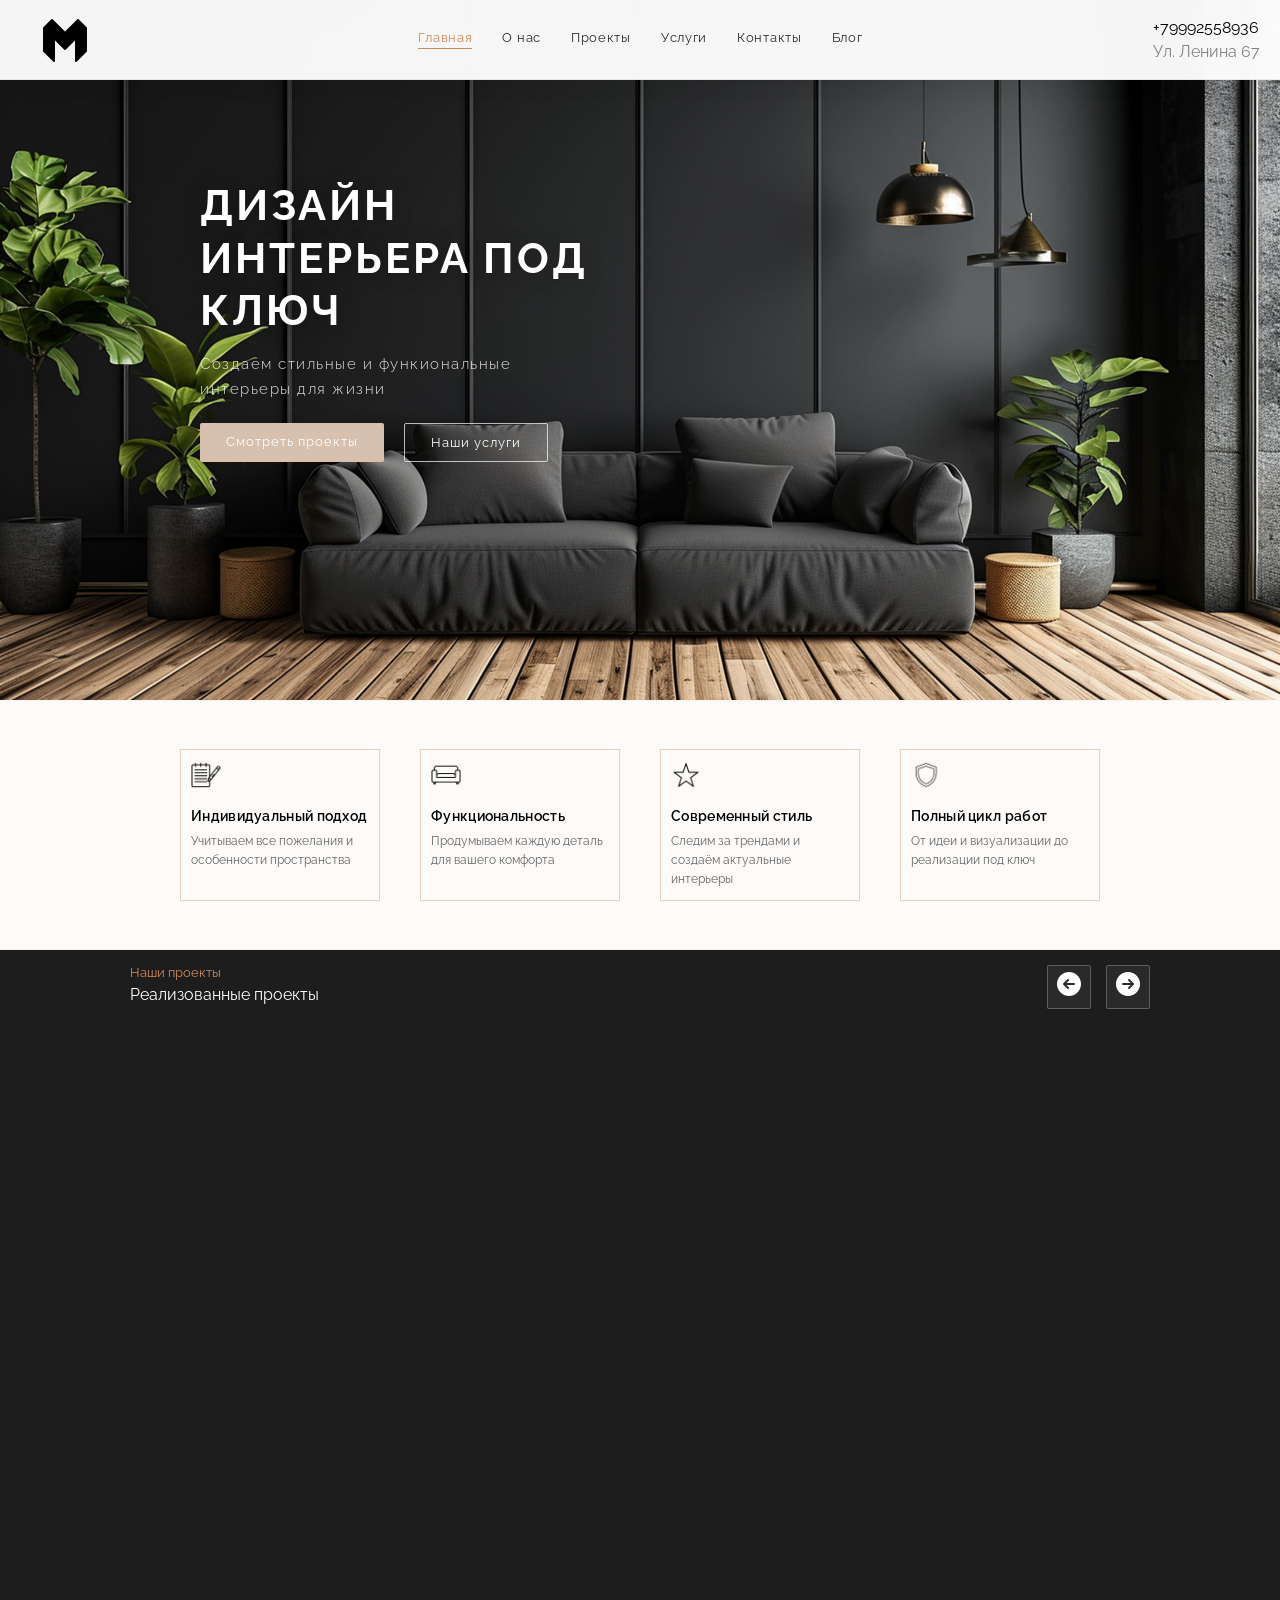
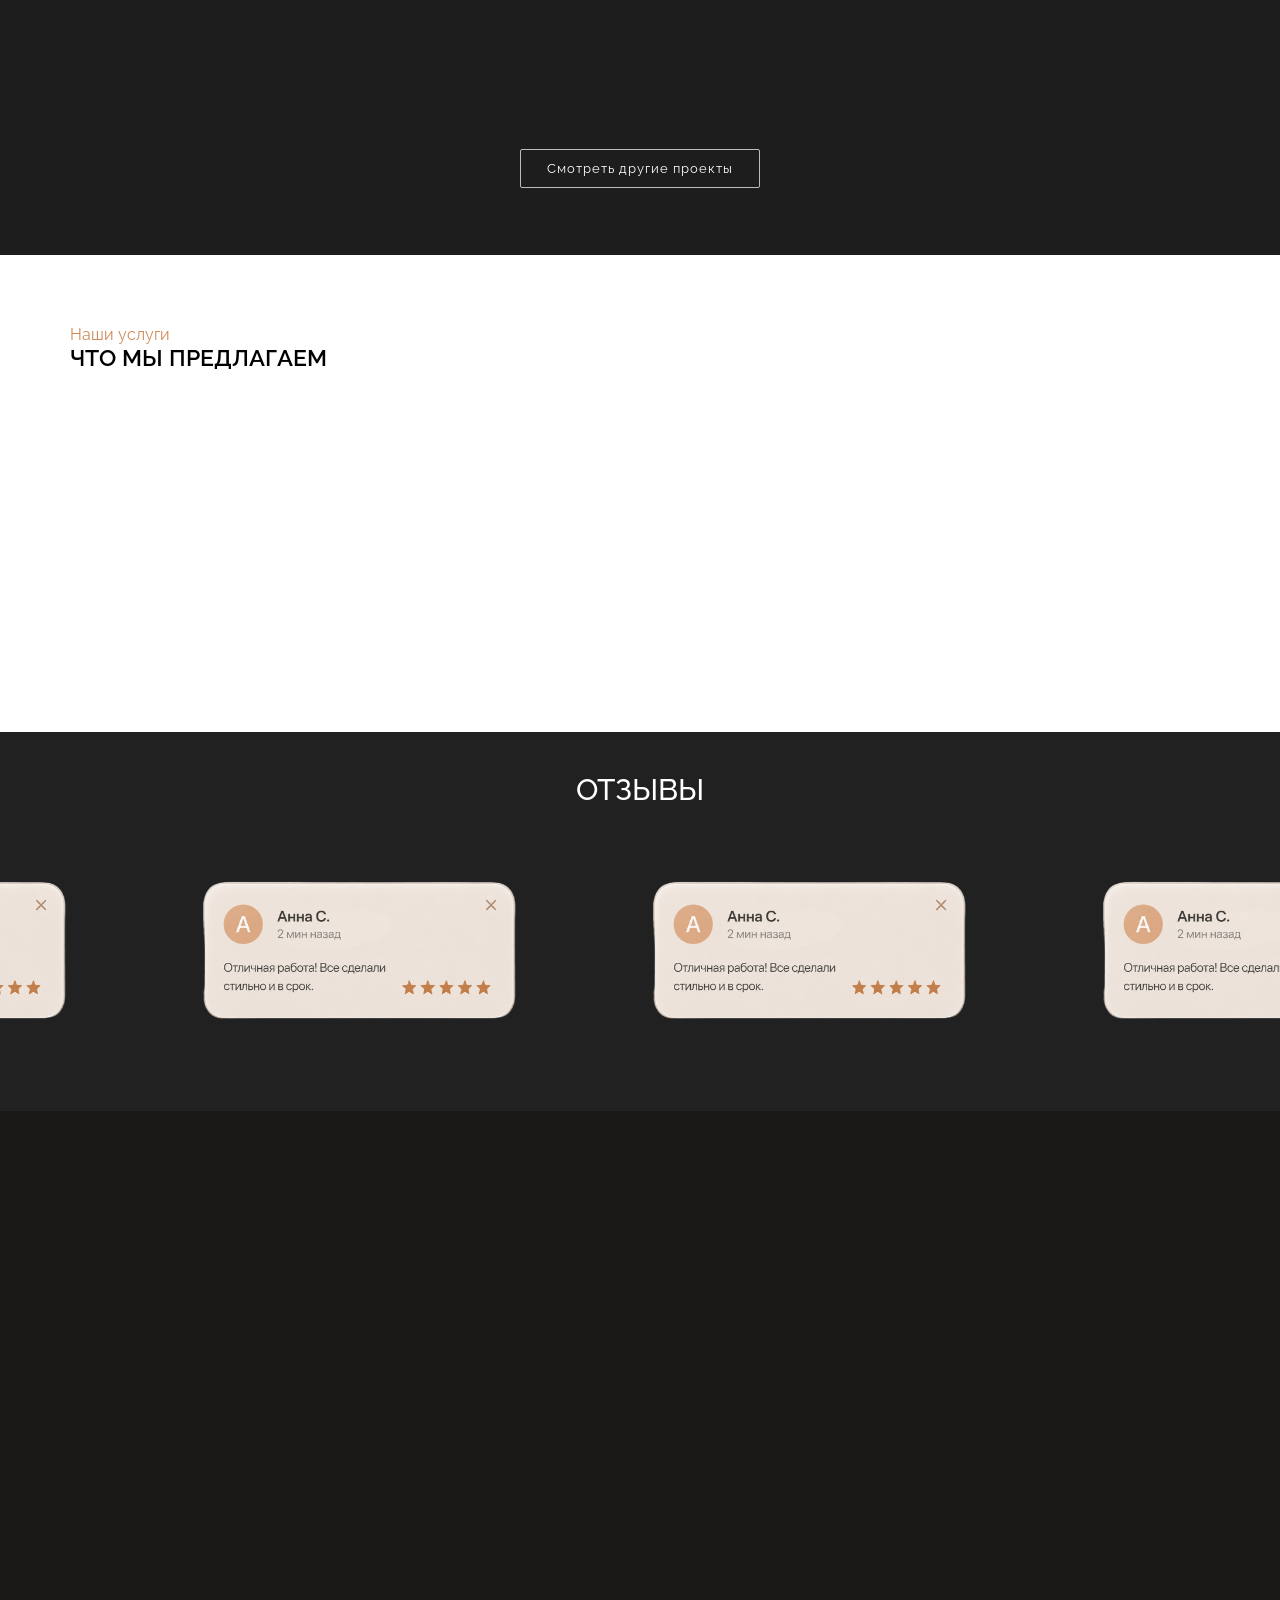
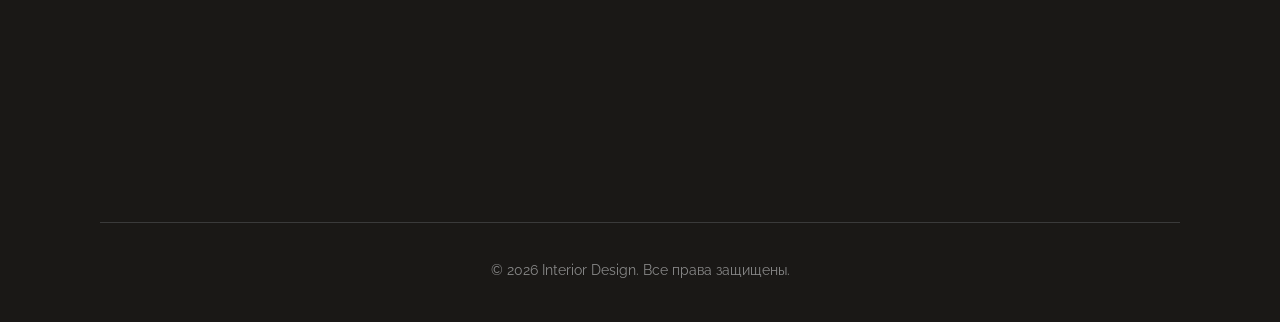
<file: index.html>
<!DOCTYPE html>
<html lang="ru">
<head>
    <meta charset="UTF-8">
    <meta name="viewport" content="width=device-width, initial-scale=1.0">
    <title> Interior Design | Дизайн интерьера в Москве</title>
    <link rel="stylesheet" href="css/main.css">
</head>
<body>

    <header>
        <div class="logo">
            <img class="logotip" src="img/logotip.png" alt="Логотип">
        </div>
        <nav class="linksmom">
            <a class="links1" href="#">Главная</a>
            <a class="links" href="#">О нас</a>
            <a class="links" href="#">Проекты</a>
            <a class="links" href="#">Услуги</a>
            <a class="links" href="#">Контакты</a>
            <a class="links" href="#">Блог</a>
        </nav>
        <button class="burger">
            <span></span>
            <span></span>
            <span></span>
        </button>
        <div class="num-info">
            <div class="num">+79992558936</div>
            <div class="adres">Ул. Ленина 67</div>
        </div>
    </header>

    <div class="tutu">
        <div class="headling">ДИЗАЙН ИНТЕРЬЕРА ПОД КЛЮЧ</div>
        <div class="opisanie">Создаем стильные и функиональные интерьеры для жизни</div>
        <div class="btn2">
            <div class="btn1"><a href="#">Смотреть проекты</a></div>
            <div class="btn"><a href="#">Наши услуги</a></div>
        </div>
    </div>

    

    <div class="features">
        <div class="feature-item">
            <div class="feature-icon"><img class="img-icons" src="img/notebook.png" alt=""></div>
            <div class="feature-title">Индивидуальный подход</div>
            <div class="feature-text">Учитываем все пожелания и особенности пространства</div>
        </div>
        <div class="feature-item">
            <div class="feature-icon"><img class="img-icons" src="img/divan.png" alt=""></div>
            <div class="feature-title">Функциональность</div>
            <div class="feature-text">Продумываем каждую деталь для вашего комфорта</div>
        </div>
        <div class="feature-item">
            <div class="feature-icon"><img class="img-icons" src="img/free-icon-star-6869563.png" alt=""></div>
            <div class="feature-title">Современный стиль</div>
            <div class="feature-text">Следим за трендами и создаём актуальные интерьеры</div>
        </div>
        <div class="feature-item">
            <div class="feature-icon"><img class="img-icons" src="img/iconqqq.png" alt=""></div>
            <div class="feature-title">Полный цикл работ</div>
            <div class="feature-text">От идеи и визуализации до реализации под ключ</div>
        </div>
    </div>

    <div class="img-project">
        <div class="head-project">
            <div class="head-pro">
                <div class="zagolovok1">Наши проекты</div>
                <div class="zag2">Реализованные проекты</div>
            </div>
            <div class="arrows">
                <button class="arrow-btn prev">
                    <img class="b1" src="img/left.png" alt="Назад">
                </button>
                <button class="arrow-btn next">
                    <img class="b2" src="img/right.png" alt="Вперед">
                </button>
            </div>
        </div>

        <div class="projects-grid">
            <div class="project-card">
                <img id="slider-image" src="./img/project1.jpg" alt="">
            </div>
             <div class="bnt-more-project"><a class="btn" href="#">Смотреть другие проекты</a></div>
        </div> 
    </div>

    <section class="services">

    <div class="services-header">

        <div class="services-mini-title">
            Наши услуги
        </div>

        <div class="services-title">
            ЧТО МЫ ПРЕДЛАГАЕМ
        </div>
    </div>

    <div class="services-grid">

        <div class="service-card">

            <div class="service-icon">
                <img class="icon-oo" src="img/icon-home.png" alt="404">
            </div>

            <h3 class="service-title">
                Дизайн интерьера
            </h3>

            <p class="service-text">
                Разрабатываем уникальный дизайн-проект с учетом ваших пожеланий и особенностей пространства.
            </p>

        </div>

        <div class="service-card">

            <div class="service-icon">
                <img class="icon-oo" src="img/icon122.png" alt="404">
            </div>

            <h3 class="service-title">
                3D Визуализация
            </h3>

            <p class="service-text">
                Показываем будущий интерьер в реалистичном формате до начала ремонта, что бы точно понять как в хотите.
            </p>

        </div>

        <div class="service-card">

            <div class="service-icon">
                <img class="icon-oo" src="img/iconggg.png" alt="ошибка загрузки">
            </div>

            <h3 class="service-title">
                Подбор материалов
            </h3>

            <p class="service-text">
                Помогаем подобрать мебель, освещение, материалы и декор.
            </p>

        </div>

        <div class="service-card">

            <div class="service-icon">
                <img class="icon-oo" src="img/divan.png" alt="404">
            </div>

            <h3 class="service-title">
                Авторский надзор
            </h3>

            <p class="service-text">
                Контролируем реализацию проекта и следим за качеством работ.
            </p>

        </div>

    </div>

</section>
    <div class="rev-glav">

    <div class="header-rev">
        ОТЗЫВЫ
    </div>

    <div class="reviews-sticky">

        <div class="rev">

            <div>
                <img class="rev1"
                     src="img/rev1.png"
                     alt="">
            </div>

            <div>
                <img class="rev1"
                     src="img/rev1.png"
                     alt="">
            </div>

            <div>
                <img class="rev1"
                     src="img/rev1.png"
                     alt="">
            </div>

            <div>
                <img class="rev1"
                     src="img/rev1.png"
                     alt="">
            </div>

             <div>
                <img class="rev1"
                     src="img/rev1.png"
                     alt="">
            </div>

            <div>
                <img class="rev1"
                     src="img/rev1.png"
                     alt="">
            </div>

            <div>
                <img class="rev1"
                     src="img/rev1.png"
                     alt="">
            </div>

            <div>
                <img class="rev1"
                     src="img/rev1.png"
                     alt="">
            </div>

                        <div>
                <img class="rev1"
                     src="img/rev1.png"
                     alt="">
            </div>

            <div>
                <img class="rev1"
                     src="img/rev1.png"
                     alt="">
            </div>

        </div>

    </div>

</div>
    <form action="https://api.web3forms.com/submit" method="POST">
    <input type="hidden" name="access_key" value="34d49b39-fc63-47a3-ad89-d77691b63afa">
    <input type="hidden" name="_next" value="https://boiy21515-tech.github.io/burmalda/thanks.html">
    <section class="form-section">
        <h2>Готовы обсудить ваш проект?</h2>
        <p>Оставьте заявку, и мы свяжемся с вами для бесплатной консультации</p>
        <input type="text" name="name" placeholder="Ваше имя" />
        <input type="tel" name="phone" placeholder="Номер телефона" />
        <button type="submit" class="btn-submit">Оставить заявку</button>
    </section>
</form>
   <footer class="footer">

    <div class="footer-container">

     

        <div class="footer-links">

            <h3 class="footer-title">
                Навигация
            </h3>

            <a href="#">Главная</a>
            <a href="#">О нас</a>
            <a href="#">Проекты</a>
            <a href="#">Услуги</a>
            <a href="#">Контакты</a>

        </div>

        <div class="footer-services">

            <h3 class="footer-title">
                Услуги
            </h3>

            <p>Дизайн интерьера</p>
            <p>3D Визуализация</p>
            <p>Подбор материалов</p>
            <p>Авторский надзор</p>

        </div>

        <div class="footer-contact">

            <h3 class="footer-title">
                Контакты
            </h3>

            <p>+7 (999) 255-89-36</p>
            <p>г. Москва, ул. Ленина 67</p>
            <p>info@interior.ru</p>

        </div>

    </div>

    <div class="footer-bottom">

        <p>
            © 2026 Interior Design.
            Все права защищены.
        </p>

    </div>

</footer>

    <script src="js/app.js"></script>
</body>
</html>
</file>
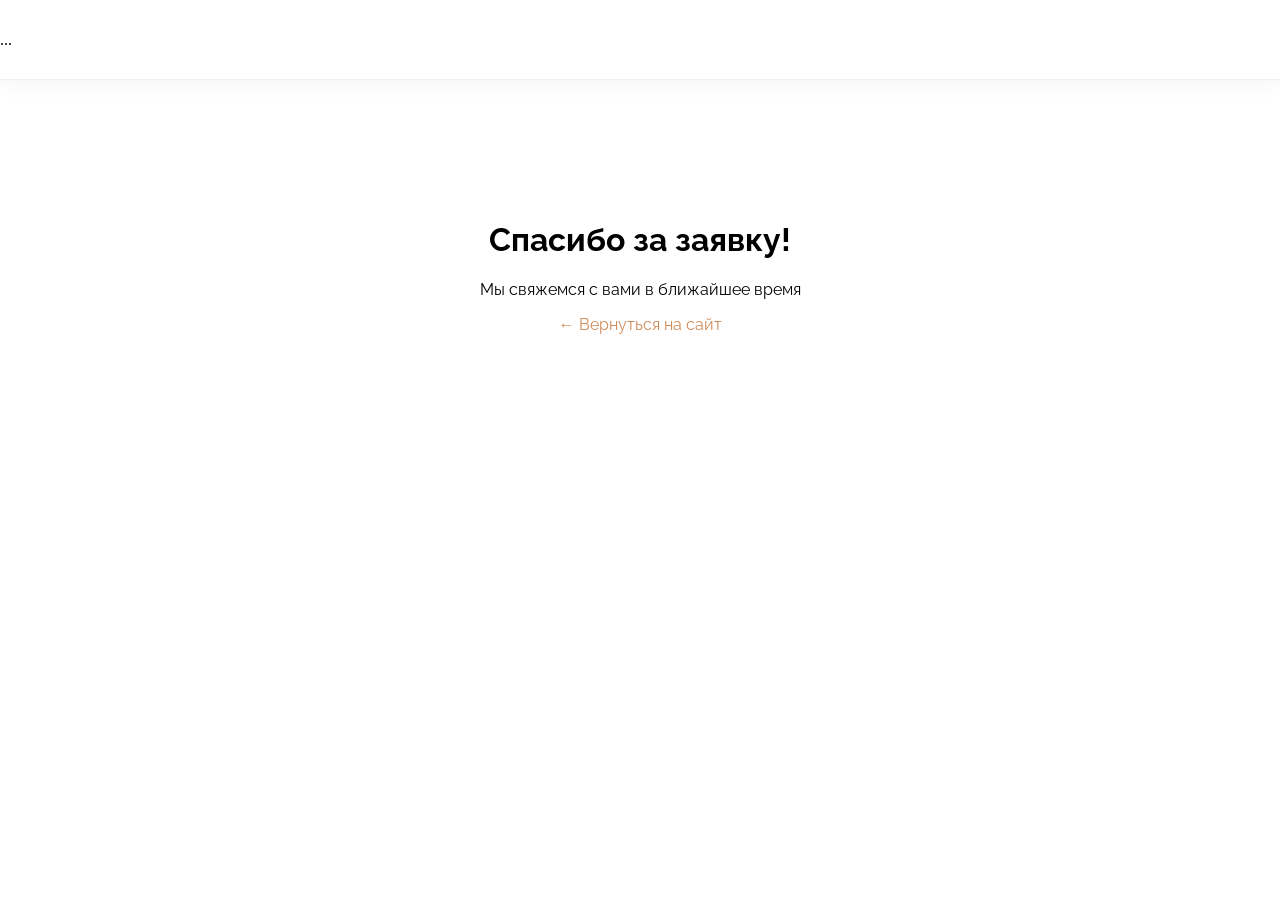
<file: thanks.html>
<!DOCTYPE html>
<html lang="ru">
<head>
    <meta charset="UTF-8">
    <title>Спасибо!</title>
    <link rel="stylesheet" href="css/main.css">
</head>
<body>
    <header>...</header>
    <div style="text-align:center; padding: 200px 20px; font-family: Raleway;">
        <h1>Спасибо за заявку!</h1>
        <p>Мы свяжемся с вами в ближайшее время</p>
        <a href="index.html" style="color:#cf8a58;">← Вернуться на сайт</a>
    </div>
</body>
</html>
</file>
<file: css/main.css>
@import url('https://fonts.googleapis.com/css2?family=Raleway:ital,wght@0,100..900;1,100..900&display=swap');

*, *::before, *::after {
    box-sizing: border-box;
}

::selection {
    background-color: #D8C0AF;
    color: white;
}

html {
    scroll-behavior: smooth;
    overflow-x: hidden;
}

body {
    margin: 0;
    padding: 0;
    background-color: rgb(255, 255, 255);
    transition: 0.9s;
    overflow-x: hidden;
}
a {
    text-decoration: none;
    color: white;
}
header {
    width: 100%;
    height: 80px;
    background-color: rgba(255, 255, 255, 0.96);
    backdrop-filter: blur(16px);
    -webkit-backdrop-filter: blur(16px);
    display: grid;
    grid-template-columns: 1fr auto 1fr;
    align-items: center;
    position: fixed;
    border-bottom: 1px solid rgba(180, 160, 140, 0.18);
    box-shadow: 0 1px 24px rgba(0,0,0,0.06);
    z-index: 4;
    transition: box-shadow 0.3s ease, transform 0.35s ease;
}
.links , .links1 {
    font-family: "Raleway";
    cursor: pointer;
    color: #2a2a2a;
    font-size: 13px;
    letter-spacing: 0.7px;
    transition: color 0.25s ease;
    position: relative;
    padding-bottom: 3px;
}
.links::after {
    content: "";
    position: absolute;
    bottom: 0;
    left: 0;
    width: 0;
    height: 1.5px;
    background-color: #cf8a58;
    transition: width 0.3s ease;
}
.links:hover { color: #cf8a58; }
.links:hover::after { width: 100%; }
.links1 {
    color: #cf8a58;
    border-bottom: 1.5px solid #cf8a58;
}
a:focus-visible,
button:focus-visible,
.btn1:focus-visible,
.btn:focus-visible {
    outline: 2px solid #cf8a58;
    outline-offset: 3px;
}

.logo {
    display: flex;
    align-items: center;
}
.linksmom {
    display: flex;
    gap: 30px;
    justify-content: center;
}
.logotip {
    height: 50px;
    margin-left: 40px;
}
.num-info {
    font-family: "Raleway";
    display: flex;
    flex-direction: column;
    margin-left: auto;
    margin-right: 20px;
    gap: 5px;
}
.adres {
    color: rgb(130, 130, 130);
}
.tutu {
    background-image: url(../img/fon-image.jpg);
    width: 100%;
    height: 700px;
    background-repeat: no-repeat;
    background-position: center;
    background-size: cover;
    display: flex;
    align-items: center;
    justify-content: flex-start;
    flex-direction: column;
    padding-left: 200px;
    box-sizing: border-box;
    padding-top: 180px;
}
.headling {
    color: white;
    font-family: "Raleway";
    font-weight: 700;
    letter-spacing: 3px;
    font-size: 42px;
    width: 440px;
    margin: 0;
    padding: 0;
    align-self: flex-start;
    line-height: 1.25;
    text-shadow: 0 2px 20px rgba(0,0,0,0.25);
}
.opisanie {
    color: rgba(255,255,255,0.88);
    font-family: "Raleway";
    font-weight: 300;
    letter-spacing: 1.5px;
    font-size: 15px;
    width: 400px;
    margin: 14px 0 0 0;
    padding: 0;
    align-self: flex-start;
    line-height: 1.7;
}
.btn2 {
    display: flex;
    gap: 20px;
    margin-top: 20px;
    font-family: "Raleway";
    align-self: flex-start;
}
.btn1 {
    background-color: #D8C0AF;
    padding: 11px 26px;
    color: white;
    cursor: pointer;
    transition: background-color 0.3s ease, transform 0.15s ease, letter-spacing 0.3s ease;
    letter-spacing: 1px;
    font-size: 13px;
    border-radius: 2px;
}
.btn1:hover {
    background-color:#a49183;
    transform: translateY(-2px);
    letter-spacing: 1.5px;
}
.btn {
    border: 1.5px solid rgba(255,255,255,0.7);
    padding: 11px 26px;
    color: white;
    cursor: pointer;
    transition: background-color 0.3s ease, transform 0.15s ease, border-color 0.3s ease;
    z-index: 1;
    letter-spacing: 1px;
    font-size: 13px;
    border-radius: 2px;
}
.btn:hover {
    background-color: rgba(216,192,175,0.25);
    border-color: #D8C0AF;
    transform: translateY(-2px);
}
.fake-footer {
    display: flex;
    align-items: center;
    justify-content: center;
    gap: 80px;
    padding: 80px 100px;
    max-width: 100%;
    box-sizing: border-box;
}

.info {
    font-family: "Raleway";
    display: flex;
    flex-direction: column;
    gap: 15px;
    width: 350px;
    min-width: 0;
    
}
.mini-head {
    font-size: 11px;
    color: #cf8a58;
    letter-spacing: 3px;
    text-transform: uppercase;
    display: flex;
    align-items: center;
    gap: 8px;
}
.mini-head::before {
    content: "";
    display: inline-block;
    width: 24px;
    height: 1.5px;
    background-color: #cf8a58;
    flex-shrink: 0;
}
.head {
    font-size: 28px;
    font-weight: 700;
    line-height: 1.3;
    width: 300px;
    min-width: 0;
}
.info2 {
    font-family: "Raleway";
    display: flex;
    flex-direction: column;
    gap: 25px;
    width: 400px;
    min-width: 0;
}
.Khead {
    font-size: 14px;
    line-height: 1.8;
    color: rgb(80, 80, 80);
}
.hd {
    font-size: 14px;
    color: #cf8a58;
    cursor: pointer;
    position: relative;
    width: fit-content;
    padding-bottom: 2px;
    letter-spacing: 1px;
}
.hd::after {
    content: "";
    position: absolute;
    bottom: 0;
    left: 0;
    width: 0;
    height: 2px;
    background-color: #cf8a58;
    transition: width 0.4s ease;
}
.hd:hover::after {
    width: 100%;
}
.features {
    display: flex;
    justify-content: center;
    gap: 40px;
    padding: 48px 100px;
    max-width: 100%;
    box-sizing: border-box;
    background: rgba(216, 192, 175, 0.07);
    border-top: 1px solid rgba(216, 192, 175, 0.15);
    border-bottom: 1px solid rgba(216, 192, 175, 0.15);
}
.feature-item {
    display: flex;
    flex-direction: column;
    gap: 8px;
    width: 200px;
    min-width: 0;
    border: 1px solid rgb(207, 138, 88, 0.4);
    padding: 10px;
    align-items: stretch;
}
.feature-icon {
    font-size: 22px;
    color: #cf8a58;
    margin-bottom: 4px;
}
.feature-title {
    font-family: "Raleway";
    font-weight: 600;
    font-size: 14px;
    letter-spacing: 0.3px;
}
.feature-text {
    font-family: "Raleway";
    font-size: 12px;
    color: rgb(100, 100, 100);
    line-height: 1.6;
    width: 100%;
    max-width: 200px;
}
.img-icons {
    height: 30px;
}
span {
    color: black;
    font-weight: 600;
}
.img-project {
    width: 100%;
    height: 905px;
    background-color: rgb(29, 29, 29);
}
.head-project {
    display: flex;
    padding-top: 15px;
}
.arrows {
    margin-left: auto;
}
.head-pro {
    font-family: "Raleway";
    color: white;
}
.zagolovok1 {
    color: #cf8a58;
    font-size: 13px;
    margin-bottom: 5px;
}
.arrows {
    display: flex;
    gap: 15px;
    transition: 0.4s;
}
.arrow-btn {
    width: 44px;
    height: 44px;
    border: 1px solid rgba(255, 255, 255, 0.25);
    background: rgba(255,255,255,0.06);
    color: white;
    cursor: pointer;
    font-size: 20px;
    transition: background 0.25s ease, border-color 0.25s ease, transform 0.2s ease;
    border-radius: 2px;
    backdrop-filter: blur(4px);
}
.arrow-btn:hover {
    background: rgba(207, 138, 88, 0.25);
    border-color: rgba(207, 138, 88, 0.5);
}
.b2:active {
    transform: translateX(3px);
}
.b1:active {
    transform: translateX(-3px);
}
.head-project {
    margin-left: 130px;
    margin-right: 130px;
}
.projects-grid {
    display: flex;
    gap: 30px;
    margin: 40px;
    flex-direction: column;
}
.project-card {
    width: 100%;
    position: relative;
    overflow: hidden;
}

.project-card::after {
    content: "";
    position: absolute;
    bottom: 0;
    left: 0;
    right: 0;
    height: 220px;
    
    pointer-events: none;
}
.project-card img {
    width: 100%;
    height: 670px;
    object-fit: cover;
    transition: transform 0.4s ease;
    will-change: transform;
    display: block;
}
.project-card:hover img {
    transform: scale(1.04);
}
.project-info {
    position: absolute;
    bottom: 20px;
    left: 20px;
    right: 20px;
    display: flex;
    justify-content: space-between;
    color: white;
    font-family: "Raleway";
}
.projects-grid span {
    color: rgb(198, 221, 198);
}
.projects-grid {
    display: flex;
    flex-direction: column;
}
.btn-end {
    font-family: "Raleway";
}
.end-btn {
    display: flex;
    background-color: rgb(29, 29, 29);
    width: 100%;
}
.bnt-more-project {
    display: flex;
    justify-content: center;
    align-items: center;
    font-family: "Raleway";

}
.services-header {
    font-family: "Raleway";
    display: flex;
    flex-direction: column;
}
.services {
    margin: 70px;
}
.services-mini-title {
    color: #cf8a58;
}
.services-title {
    font-size: 23px;
    font-weight: 600;
}
.services-grid {
    display: flex;
    gap: 10px;
    font-family: "Raleway";
    justify-content: center;
    margin-top: 20px;
    align-items: stretch;
}
.service-text {
    max-width: 300px;
}
.service-card {
    background-color: rgba(255, 255, 255, 0.6);
    border: 1px solid rgba(216, 192, 175, 0.22);
    border-top: 2px solid rgba(207, 138, 88, 0.25);
    width: 400px;
    padding: 32px 30px;
    transition: transform 0.3s ease, box-shadow 0.3s ease, border-top-color 0.3s ease;
    will-change: transform;
    border-radius: 4px;
}
.service-card:hover {
    transform: translateY(-4px);
    box-shadow: 0px 12px 40px rgba(0, 0, 0, 0.08);
    border-top-color: #cf8a58;
}
.icon-oo {
    height: 30px;
}
.burger {
    display: none;
    flex-direction: column;
    gap: 5px;
    background: none;
    border: none;
    cursor: pointer;
    margin-right: 20px;
}
.burger span {
    width: 25px;
    height: 2px;
    background-color: black;
    display: block;
    transition: 0.3s;
}

.reg {
    display: flex;
    justify-content: center;
    width: 100%;
}

form {
    background-color: #1a1816;
    display: flex;
    justify-content: center;
}

.form-section {
  margin-top: 30px;
  width: 70%;
  background: url(../img/fon-image.jpg);
  background-size: cover;
  background-position: center;
  padding: 2rem;
  color: #fff;
  font-family: 'Segoe UI', sans-serif;
  display: flex;
  flex-direction: column;
  justify-content: center;
  align-items: center;
  border: 1px solid rgba(255, 255, 255, 0.6);
  border-bottom: 1px solid rgba(255, 255, 255, 0.6);
  border-radius: 9px;
}

.form-section h2 {
  font-size: 22px;
  font-weight: 500;
  color:#ffffff;
  margin: 0 0 6px;
}

.form-section p {
  font-size: 14px;
  color: #aaa;
  margin: 0 0 1.5rem;
  line-height: 1.5;
}


.form-section {
    transition: 0.3s;
    box-shadow: 0px 0px 50px 0px rgba(34, 60, 80, 0.3) inset;
}

.form-section input,
.form-section textarea {
  width: 50%;
  box-sizing: border-box;
  appearance: none;
  -webkit-appearance: none;

  border: none;
  outline: none;
  background: none;
  padding: 10px 0;
  margin-bottom: 15px;
  font: inherit;
  color: inherit;
  box-shadow: none;
  border-radius: 0;
  border-bottom: 1px solid white;
}

.form-section input::placeholder,
.form-section textarea::placeholder {
  color: #c3c3c3;
}

.form-section input:focus,
.form-section textarea:focus {
  border-color:#cf8a58;
}

.form-section textarea {
  resize: none;
  height: 80px;
}

.btn-submit {
  width: 30%;
  padding: 13px;
  background: #D8C0AF;
  border: none;
  border-radius: 2px;
  color: #fff;
  font-size: 13px;
  font-weight: 500;
  cursor: pointer;
  font-family: "Raleway", inherit;
  letter-spacing: 1.5px;
  text-transform: uppercase;
  transition: background 0.25s ease, transform 0.15s ease, letter-spacing 0.3s ease;
  margin-top: 4px;
}

.btn-submit:hover {
  background: #a49183;
  transform: translateY(-2px);
  letter-spacing: 2px;
}

.btn-submit:active {
  transform: scale(0.98);
}

.footer {
    background: #1a1816;
    padding: 60px 100px 30px;
    color: white;
    font-family: "Raleway";
}

.footer-logo {
    
    max-width:50px;
}

.footer-container {
    display: flex;
    justify-content: space-between;
    gap: 50px;
    flex-wrap: wrap;
}

.footer-logo-block {
    max-width: 300px;
}

.footer-logo {
    width: 180px;
    margin-bottom: 20px;
}

.footer-description {
    color: #b5b5b5;
    line-height: 1.7;
    font-size: 15px;
}

.footer-title {
    font-size: 20px;
    margin-bottom: 25px;
    font-weight: 600;
}
.header-rev {
    font-family: "Raleway";
    font-weight: 500;
    text-align: center;
    color: white;
    font-size: 30px;
    padding-top: 40px;
}
.rev {
    display: flex;
    align-items: center;
    justify-content: center;
}

.rev1 {
    height: 300px;
}

.rev-glav {
    background-color: #212121;
}

.footer-links,
.footer-services,
.footer-contact {
    display: flex;
    flex-direction: column;
}

.footer-links a,
.footer-services p,
.footer-contact p {
    margin-bottom: 14px;
    color: #b5b5b5;
    text-decoration: none;
    transition: color 0.3s ease, transform 0.3s ease;
    cursor: pointer;
}

.footer-links a:hover,
.footer-services p:hover,
.footer-contact p:hover {
    color: #d8c0af;
    transform: translateX(4px);
}

.footer-bottom {
    margin-top: 60px;
    border-top: 1px solid #3a3a3a;
    padding-top: 25px;
    text-align: center;
}

.footer-bottom p {
    color: #888;
    font-size: 14px;
}

─── Scroll animations ───────────────────────────────────────
.feature-item,
.service-card,
.project-card {
    opacity: 0;
    transform: scaleY(0.6) translateY(40px);
    transform-origin: top center;
    transition: opacity 0.5s ease, transform 0.5s ease;
}

.fake-footer,
.form-section,
.footer-container {
    opacity: 0;
    transform: scaleY(0.7) translateY(30px);
    transform-origin: top center;
    transition: opacity 0.6s ease, transform 0.6s ease;
}

.visible {
    opacity: 1 !important;
    transform: scaleY(1) translateY(0) !important;
}

.feature-item:nth-child(1) { transition-delay: 0s; }
.feature-item:nth-child(2) { transition-delay: 0.1s; }
.feature-item:nth-child(3) { transition-delay: 0.2s; }
.feature-item:nth-child(4) { transition-delay: 0.3s; }

.service-card:nth-child(1) { transition-delay: 0s; }
.service-card:nth-child(2) { transition-delay: 0.12s; }
.service-card:nth-child(3) { transition-delay: 0.24s; }

.project-card:nth-child(1) { transition-delay: 0s; }
.project-card:nth-child(2) { transition-delay: 0.15s; }
.project-card:nth-child(3) { transition-delay: 0.3s; }

@media (max-width: 1024px) {
    .tutu {
        padding-left: 60px;
        padding-top: 160px;
    }
    .headling {
        font-size: 34px;
        width: 340px;
    }
    .opisanie {
        width: 340px;
    }
    .fake-footer {
        gap: 40px;
        padding: 60px 60px;
    }
    .info {
        width: 280px;
    }
    .head {
        font-size: 24px;
        width: 260px;
    }
    .info2 {
        width: 320px;
    }
    .features {
        gap: 25px;
        padding: 40px 60px;
    }
    .feature-item {
        width: 160px;
    }
    .linksmom {
        gap: 20px;
    }
    .num-info {
        display: none;
    }
    .img-project {
        height: auto;
        padding-bottom: 40px;
    }
    .projects-grid {
        flex-wrap: wrap;
        margin: 20px;
        gap: 20px;
    }
    .project-card img {
        height: auto;
        object-fit: cover;
    }
    .head-project {
        margin-left: 60px;
        margin-right: 60px;
    }
    .services {
        margin: 50px;
    }
    .services-grid {
        flex-wrap: wrap;
    }
    .service-card {
        width: 340px;
    }
    .bnt-more-project {
        margin-top: 50px;
    }
}

@media (max-width: 768px) {
    .num-info { display: none; }
    header {
        grid-template-columns: 1fr auto;
        height: 65px;
    }
    .burger {
        display: flex;
        margin-left: auto;
    }
    .linksmom {
        display: none;
        flex-direction: column;
        position: fixed;
        top: 65px;
        left: 0;
        width: 100%;
        background: white;
        padding: 16px 20px;
        box-sizing: border-box;
        gap: 16px;
        border-bottom: 1px solid rgba(100,100,100,0.15);
        z-index: 3;
    }
    .linksmom.open { display: flex; }
    .logotip {
        height: 38px;
        margin-left: 18px;
    }
    .tutu {
        padding-left: 20px;
        padding-right: 20px;
        padding-top: 100px;
        height: 480px;
    }
    .headling {
        font-size: 24px;
        width: 100%;
    }
    .opisanie {
        width: 100%;
        font-size: 13px;
    }
    .fake-footer {
        display: grid;
        grid-template-columns: 1fr 1fr;
        gap: 20px;
        padding: 30px 20px;
        align-items: start;
    }
    .info { width: 100%; }
    .head {
        font-size: 18px;
        width: 100%;
    }
    .info2 { width: 100%; }
    .features {
        display: grid;
        grid-template-columns: 1fr 1fr;
        gap: 18px;
        padding: 25px 20px;
    }
    .feature-item { width: 100%; }
    .feature-text { font-size: 11px; }
    .img-project {
        height: auto;
        padding-bottom: 20px;
    }
    .projects-grid {
        display: grid;
        grid-template-columns: 1fr;
        margin: 12px;
        gap: 10px;
    }
    .project-card img {
        height: 600px;
        object-fit: cover;
    }
    .head-project {
        margin-left: 20px;
        margin-right: 20px;
        flex-direction: row;
        gap: 10px;
        align-items: center;
    }
    .arrows { margin-left: auto; }
    .bnt-more-project { margin-top: 20px; }
    .services { margin: 20px; }
    .services-grid {
        display: grid;
        grid-template-columns: 1fr 1fr;
        gap: 10px;
        margin-top: 15px;
    }
    .service-card {
        width: 100%;
        box-sizing: border-box;
        height: auto;
        min-height: 160px;
        padding: 18px;
    }
    .service-text {
        max-width: 100%;
        font-size: 12px;
    }
    .form-section input,
    .form-section textarea {
        width: 90%;
    }
    .btn-submit { width: 90%; }
    .footer {
        padding: 30px 20px 20px;
    }
    .footer-container {
        display: grid;
        grid-template-columns: 1fr 1fr;
        gap: 20px;
    }
    .footer-logo-block {
        grid-column: 1 / -1;
        max-width: 100%;
    }
    .footer-description {
        font-size: 13px;
        line-height: 1.5;
    }
    .footer-title {
        font-size: 15px;
        margin-bottom: 12px;
    }
    .footer-links a,
    .footer-services p,
    .footer-contact p {
        margin-bottom: 8px;
        font-size: 13px;
    }
    .footer-bottom {
        margin-top: 25px;
        padding-top: 15px;
    }
    .footer-bottom p { font-size: 12px; }
}

@media (max-width: 480px) {
    header { height: 58px; }
    .logotip { height: 32px; margin-left: 12px; }
    .adres { display: none; }
    .tutu {
        padding-left: 15px;
        padding-right: 15px;
        padding-top: 90px;
        height: 420px;
    }
    .headling { font-size: 21px; width: 100%; }
    .opisanie { width: 100%; font-size: 12px; }
    .btn2 { gap: 8px; }
    .btn1, .btn { text-align: center; padding: 9px 16px; font-size: 13px; }
    .fake-footer {
        grid-template-columns: 1fr 1fr;
        gap: 14px;
        padding: 22px 14px;
    }
    .head { font-size: 16px; }
    .Khead { font-size: 12px; }
    .features {
        grid-template-columns: 1fr 1fr;
        padding: 20px 14px;
        gap: 14px;
    }
    .feature-title { font-size: 12px; }
    .feature-text { font-size: 11px; }
    .projects-grid {
        grid-template-columns: 1fr 1fr;
        gap: 12px;
        display: flex;
        justify-content: center;
        
    }
    
    .arrow-btn {
        background: none;
        border: none;
    }

    .project-card {
        width: 100%;
    }
    .project-card img { 
        height: auto; 
        width: 100%;
        object-fit: cover;}
    .head-project {
        margin-left: 10px;
        margin-right: 10px;
        flex-direction: row;
        gap: 8px;
        align-items: center;
    }
    .arrows { margin-left: auto; }
    .arrow-btn { width: 36px; height: 36px; font-size: 18px; }
    .project-info { bottom: 8px; left: 8px; right: 8px; font-size: 11px; }
    .services { margin: 14px; }
    .services-title { font-size: 17px; }
    .services-grid {
        grid-template-columns: 1fr 1fr;
        gap: 8px;
        margin-top: 12px;
    }
    .service-card {
        width: 100%;
        box-sizing: border-box;
        height: auto;
        min-height: 130px;
        padding: 14px;
    }
    .service-text { max-width: 100%; font-size: 11px; }
    .icon-oo { height: 22px; }
    .bnt-more-project { margin-top: 18px; }
    .footer { padding: 22px 14px 16px; }
    .footer-container {
        grid-template-columns: 1fr 1fr;
        gap: 14px;
    }
    .footer-title { font-size: 13px; margin-bottom: 8px; }
    .footer-links a,
    .footer-services p,
    .footer-contact p { margin-bottom: 6px; font-size: 12px; }
    .footer-bottom { margin-top: 16px; padding-top: 12px; }
    .footer-bottom p { font-size: 11px; }
}
</file>
